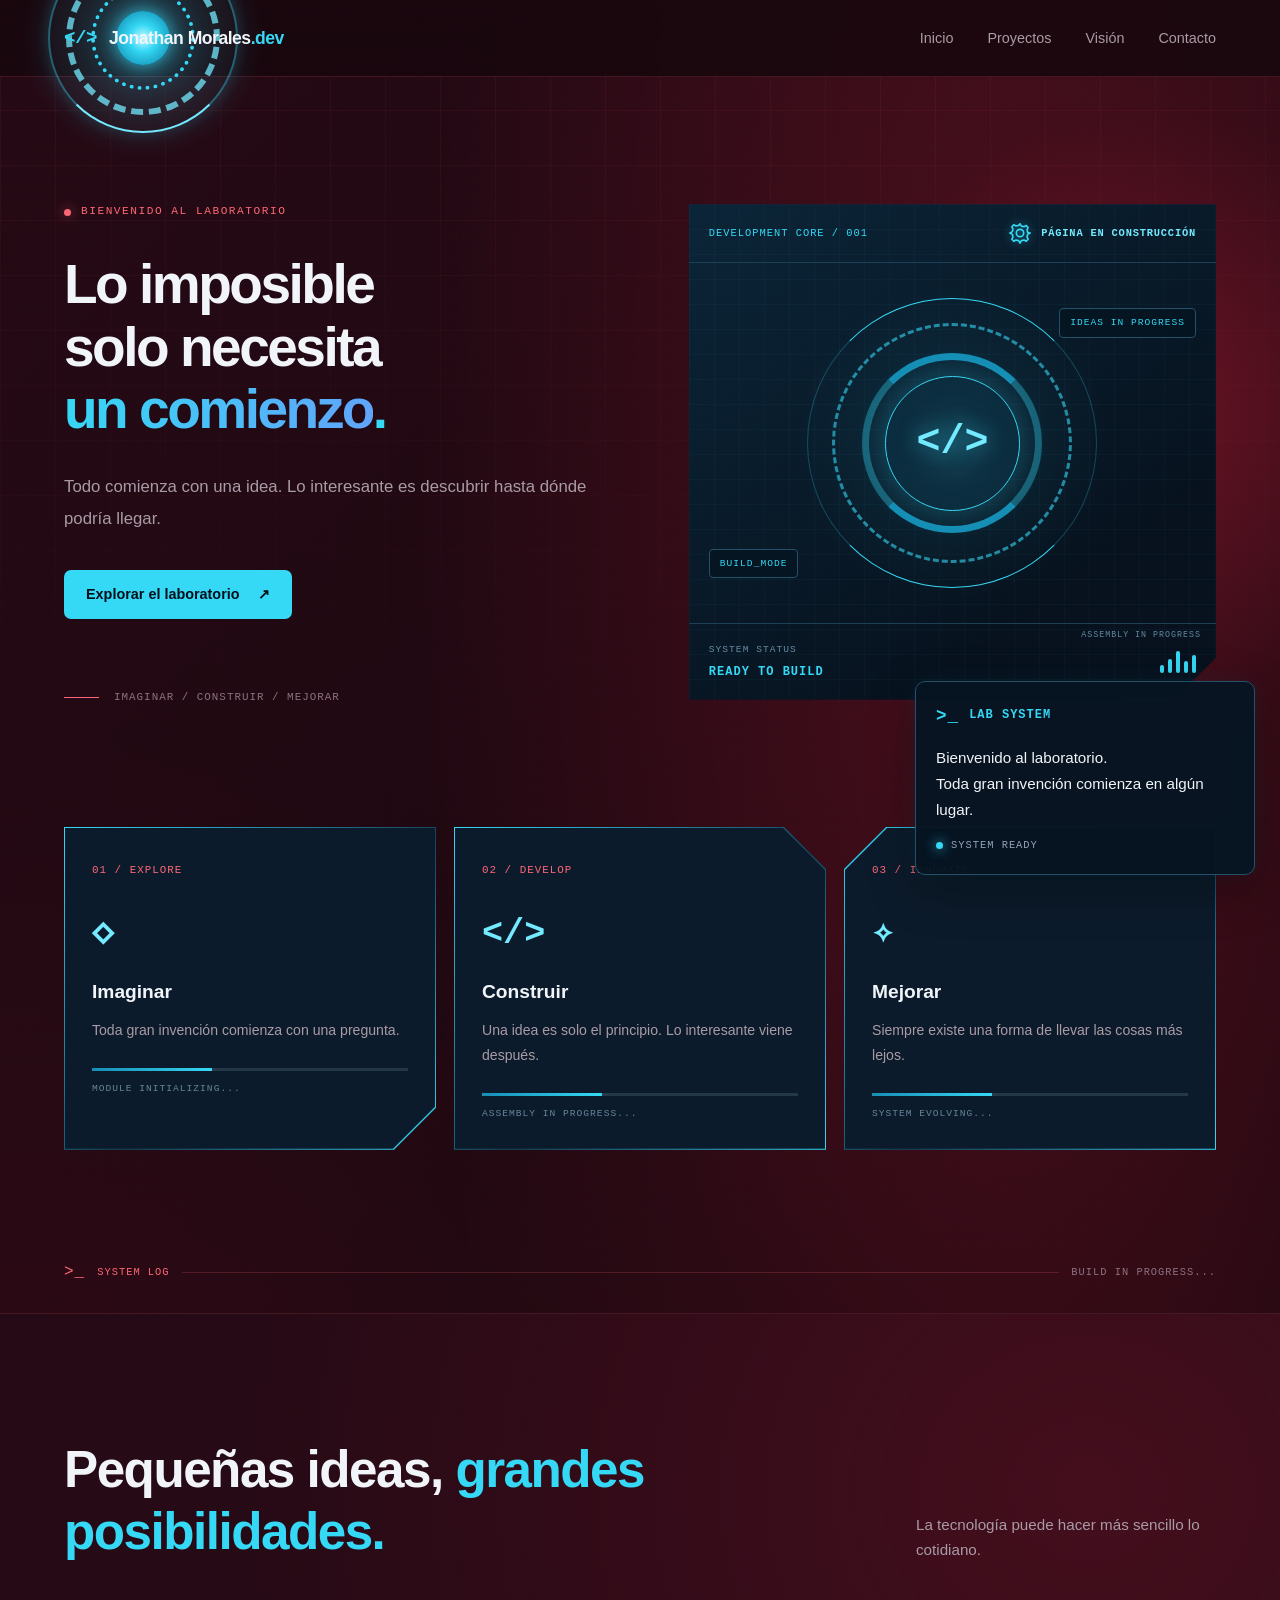
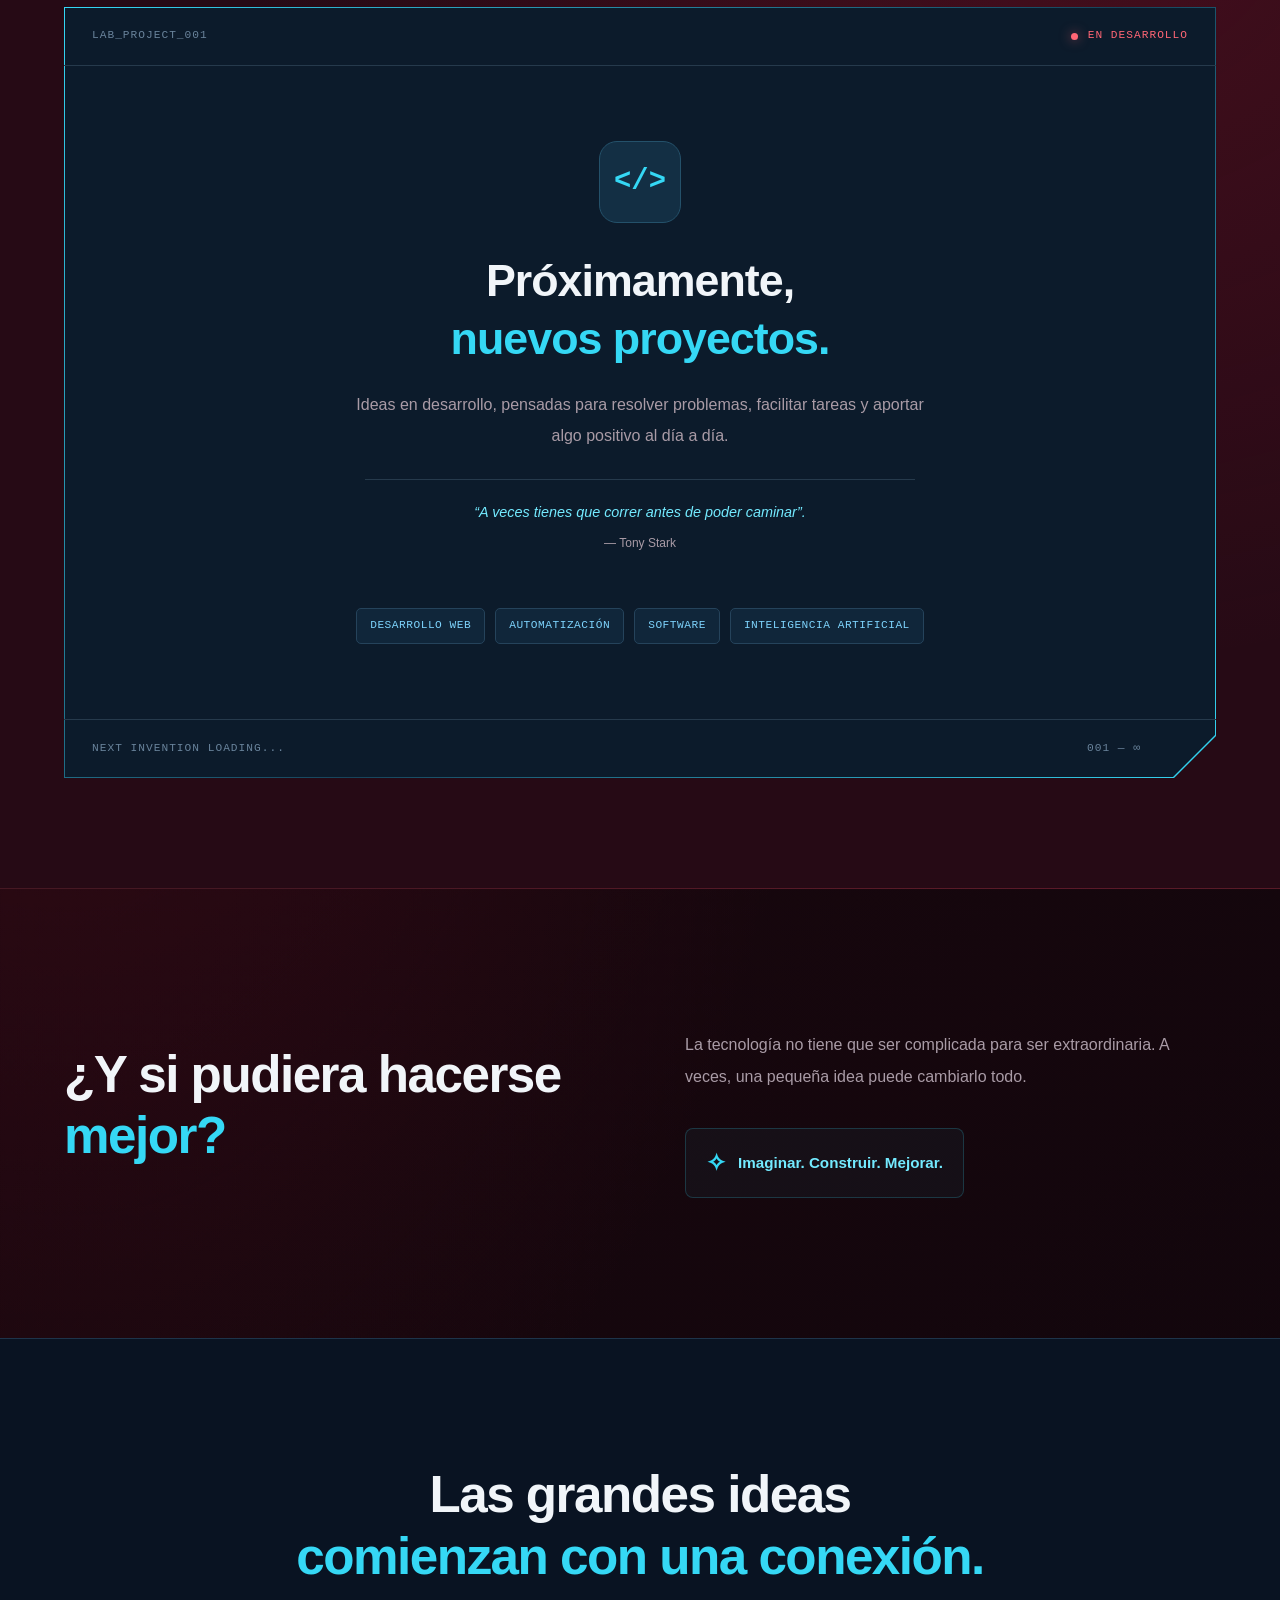
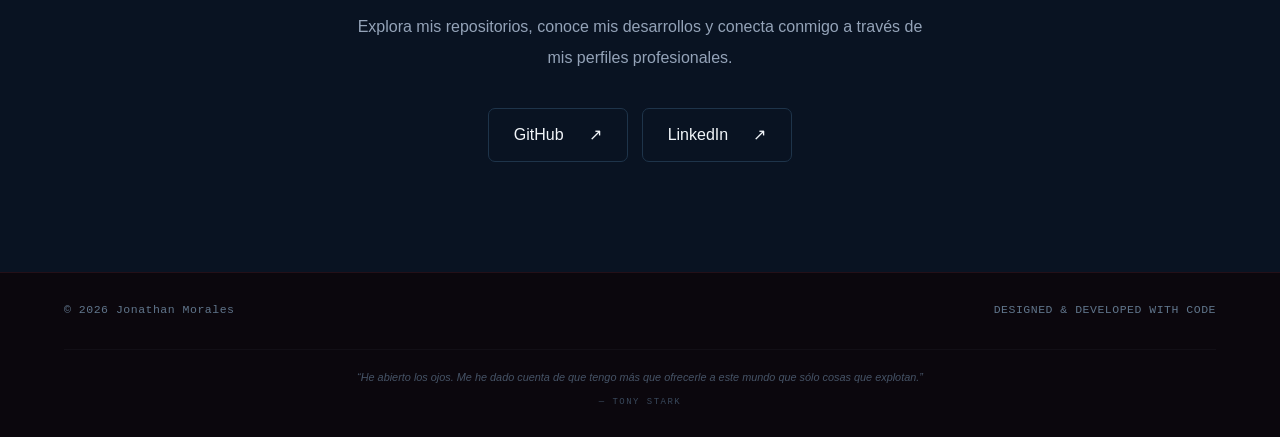
<file: index.html>
<!DOCTYPE html>
<html lang="es">
<head>
  <meta charset="UTF-8">
  <meta name="viewport" content="width=device-width, initial-scale=1.0">
  <meta name="theme-color" content="#19070e">

  <meta
    name="description"
    content="Jonathan Morales | Laboratorio de desarrollo. Ideas y soluciones tecnológicas pensadas para facilitar tareas y mejorar la vida cotidiana."
  >

  <title>Jonathan Morales | Engineering Lab</title>

  <link rel="stylesheet" href="styles.css">
  <script src="script.js" defer></script>
</head>

<body>

  <!-- MENSAJE DE BIENVENIDA -->
  <div class="lab-welcome" id="lab-welcome" role="status">
    <div class="welcome-heading">
      <span class="welcome-symbol" aria-hidden="true">&gt;_</span>
      <span>LAB SYSTEM</span>
    </div>

    <p>
      Bienvenido al laboratorio.<br>
      Toda gran invención comienza en algún lugar.
    </p>

    <div class="welcome-status">
      <span class="status-dot"></span>
      SYSTEM READY
    </div>
  </div>

  <!-- FONDO TECNOLÓGICO -->
  <div class="background-grid" aria-hidden="true"></div>
  <div class="background-glow" aria-hidden="true"></div>

  <!-- HEADER -->
  <header class="header" id="header">
    <nav class="navbar container" aria-label="Navegación principal">

      <!-- LOGO CON REACTOR ARC -->
      <a href="#inicio" class="logo arc-logo">

        <span class="arc-reactor" aria-hidden="true">
          <span class="arc-reactor-glow"></span>
          <span class="arc-reactor-ring arc-ring-outer"></span>
          <span class="arc-reactor-ring arc-ring-middle"></span>
          <span class="arc-reactor-ring arc-ring-inner"></span>
          <span class="arc-reactor-core"></span>
        </span>

        <span class="logo-foreground">
          <span class="logo-icon">&lt;/&gt;</span>
          <span>
            Jonathan Morales<span class="logo-accent">.dev</span>
          </span>
        </span>

      </a>

      <div class="system-status">
        <span class="status-dot"></span>
        LAB ONLINE
      </div>

      <button
        class="menu-toggle"
        type="button"
        aria-label="Abrir menú"
        aria-expanded="false"
        aria-controls="nav-links"
      >
        <span></span>
        <span></span>
        <span></span>
      </button>

      <ul class="nav-links" id="nav-links">
        <li><a href="#inicio" class="nav-link active">Inicio</a></li>
        <li><a href="#proyectos" class="nav-link">Proyectos</a></li>
        <li><a href="#vision" class="nav-link">Visión</a></li>
        <li><a href="#contacto" class="nav-link">Contacto</a></li>
      </ul>

    </nav>
  </header>

  <main>

    <!-- INICIO -->
    <section class="hero container" id="inicio">

      <div class="hero-content">

        <div class="hero-label">
          <span class="status-dot"></span>
          BIENVENIDO AL LABORATORIO
        </div>

        <h1>
          Lo imposible<br>
          solo necesita<br>
          <span class="gradient-text">un comienzo</span><span class="highlight-dot">.</span>
        </h1>

        <p class="hero-description">
          Todo comienza con una idea.
          Lo interesante es descubrir
          hasta dónde podría llegar.
        </p>

        <div class="hero-actions">
          <a href="#proyectos" class="btn btn-primary">
            Explorar el laboratorio
            <span aria-hidden="true">↗</span>
          </a>
        </div>

        <div class="hero-bottom">
          <span class="hero-line"></span>
          <span>IMAGINAR / CONSTRUIR / MEJORAR</span>
        </div>

      </div>

      <!-- PANEL HOLOGRÁFICO EN CONSTRUCCIÓN -->
      <div
        class="lab-interface assembly-panel"
        role="img"
        aria-label="Panel holográfico animado con núcleo tecnológico e indicador de página en construcción"
      >

        <div class="lab-header">
          <span>DEVELOPMENT CORE / 001</span>

          <div class="construction-indicator">
            <svg
              class="construction-gear"
              viewBox="0 0 24 24"
              width="22"
              height="22"
              fill="none"
              stroke="currentColor"
              stroke-width="1.8"
              stroke-linecap="round"
              stroke-linejoin="round"
              aria-hidden="true"
            >
              <path
                d="M12 2l1.5 2.5 2.9.6 2.4-1.2 2.1 2.1-1.2 2.4.6 2.9L23 12l-2.7 1.5-.6 2.9 1.2 2.4-2.1 2.1-2.4-1.2-2.9.6L12 23l-1.5-2.7-2.9-.6-2.4 1.2-2.1-2.1 1.2-2.4-.6-2.9L1 12l2.7-1.5.6-2.9-1.2-2.4 2.1-2.1 2.4 1.2 2.9-.6L12 2Z"
              />
              <circle cx="12" cy="12" r="4"/>
            </svg>

            <span>PÁGINA EN CONSTRUCCIÓN</span>
          </div>
        </div>

        <div class="core-stage" aria-hidden="true">
          <div class="core-halo"></div>
          <div class="core-ring ring-outer"></div>
          <div class="core-ring ring-middle"></div>
          <div class="core-ring ring-inner"></div>

          <div class="core-center">
            <span>&lt;/&gt;</span>
          </div>

          <div class="core-data data-top">IDEAS IN PROGRESS</div>
          <div class="core-data data-bottom">BUILD_MODE</div>
        </div>

        <div class="lab-footer">
          <div>
            <small>SYSTEM STATUS</small>
            <strong>READY TO BUILD</strong>
          </div>

          <div class="signal-bars" aria-hidden="true">
            <span></span>
            <span></span>
            <span></span>
            <span></span>
            <span></span>
          </div>
        </div>

        <span class="assembly-label" aria-hidden="true">
          ASSEMBLY IN PROGRESS
        </span>

      </div>

    </section>

    <!-- CAPACIDADES -->
    <section class="capabilities-section">
      <div class="container capabilities-grid">

        <article class="capability assembly-card reveal">
          <span class="capability-number">01 / EXPLORE</span>
          <div class="capability-symbol" aria-hidden="true">◇</div>

          <h3>Imaginar</h3>

          <p>
            Toda gran invención comienza
            con una pregunta.
          </p>

          <div class="module-progress" aria-hidden="true">
            <div class="module-progress-track">
              <span></span>
            </div>
            <small>MODULE INITIALIZING...</small>
          </div>
        </article>

        <article class="capability assembly-card reveal">
          <span class="capability-number">02 / DEVELOP</span>
          <div class="capability-symbol" aria-hidden="true">&lt;/&gt;</div>

          <h3>Construir</h3>

          <p>
            Una idea es solo el principio.
            Lo interesante viene después.
          </p>

          <div class="module-progress" aria-hidden="true">
            <div class="module-progress-track">
              <span></span>
            </div>
            <small>ASSEMBLY IN PROGRESS...</small>
          </div>
        </article>

        <article class="capability assembly-card reveal">
          <span class="capability-number">03 / INNOVATE</span>
          <div class="capability-symbol" aria-hidden="true">✧</div>

          <h3>Mejorar</h3>

          <p>
            Siempre existe una forma
            de llevar las cosas más lejos.
          </p>

          <div class="module-progress" aria-hidden="true">
            <div class="module-progress-track">
              <span></span>
            </div>
            <small>SYSTEM EVOLVING...</small>
          </div>
        </article>

      </div>
    </section>

    <!-- LÍNEA DE ESTADO -->
    <div class="system-log container" aria-hidden="true">
      <span class="system-log-icon">&gt;_</span>
      <span>SYSTEM LOG</span>
      <span class="system-log-line"></span>
      <span>BUILD IN PROGRESS...</span>
    </div>

    <!-- PROYECTOS -->
    <section class="projects-section" id="proyectos">
      <div class="container">

        <div class="section-top reveal">
          <div>
            <h2>
              Pequeñas ideas,
              <span>grandes posibilidades.</span>
            </h2>
          </div>

          <p>
            La tecnología puede hacer más sencillo
            lo cotidiano.
          </p>
        </div>

        <div class="coming-card assembly-card reveal">

          <div class="card-top">
            <span class="card-code">LAB_PROJECT_001</span>

            <span class="construction-status">
              <span class="status-dot"></span>
              EN DESARROLLO
            </span>
          </div>

          <div class="coming-content">

            <div class="project-icon" aria-hidden="true">&lt;/&gt;</div>

            <h3>
              Próximamente,<br>
              <span>nuevos proyectos.</span>
            </h3>

            <p>
              Ideas en desarrollo, pensadas para resolver
              problemas, facilitar tareas y aportar
              algo positivo al día a día.
            </p>

            <blockquote class="stark-quote">
              “A veces tienes que correr antes de poder caminar”.
              <span>— Tony Stark</span>
            </blockquote>

            <div class="tech-tags">
              <span>DESARROLLO WEB</span>
              <span>AUTOMATIZACIÓN</span>
              <span>SOFTWARE</span>
              <span>INTELIGENCIA ARTIFICIAL</span>
            </div>

          </div>

          <div class="card-bottom">
            <span>NEXT INVENTION LOADING...</span>
            <span>001 — ∞</span>
          </div>

        </div>

      </div>
    </section>

    <!-- VISIÓN -->
    <section class="vision-section container reveal" id="vision">

      <div class="vision-heading">
        <h2>
          ¿Y si pudiera hacerse
          <span>mejor?</span>
        </h2>
      </div>

      <div class="vision-content">

        <p>
          La tecnología no tiene que ser complicada
          para ser extraordinaria.
          A veces, una pequeña idea
          puede cambiarlo todo.
        </p>

        <div class="vision-motto">
          <span class="motto-icon" aria-hidden="true">✧</span>
          Imaginar. Construir. Mejorar.
        </div>

      </div>

    </section>

    <!-- CONTACTO — CONSERVADO -->
    <section class="contact-section" id="contacto">

      <div class="container contact-content reveal">

        

        <h2>
          Las grandes ideas<br>
          <span>comienzan con una conexión.</span>
        </h2>

        <p>
          Explora mis repositorios, conoce mis desarrollos
          y conecta conmigo a través de mis perfiles profesionales.
        </p>

        <div class="social-links">

          <a
            href="https://github.com/JonaGoat"
            target="_blank"
            rel="noopener noreferrer"
            class="social-btn"
          >
            GitHub <span aria-hidden="true">↗</span>
          </a>

          <a
            href="https://www.linkedin.com/in/jonathan-morales-7a6282350"
            target="_blank"
            rel="noopener noreferrer"
            class="social-btn"
          >
            LinkedIn <span aria-hidden="true">↗</span>
          </a>

        </div>

      </div>

    </section>

  </main>

  <!-- FOOTER -->
  <footer class="footer">

    <div class="container footer-content">
      <span>© <span id="year"></span> Jonathan Morales</span>
      <span>DESIGNED & DEVELOPED WITH CODE</span>
    </div>

    <div class="container footer-quote">
      <p>
        “He abierto los ojos. Me he dado cuenta de que tengo más
        que ofrecerle a este mundo que sólo cosas que explotan.”
      </p>
      <span>— TONY STARK</span>
    </div>

  </footer>

</body>
</html>
</file>
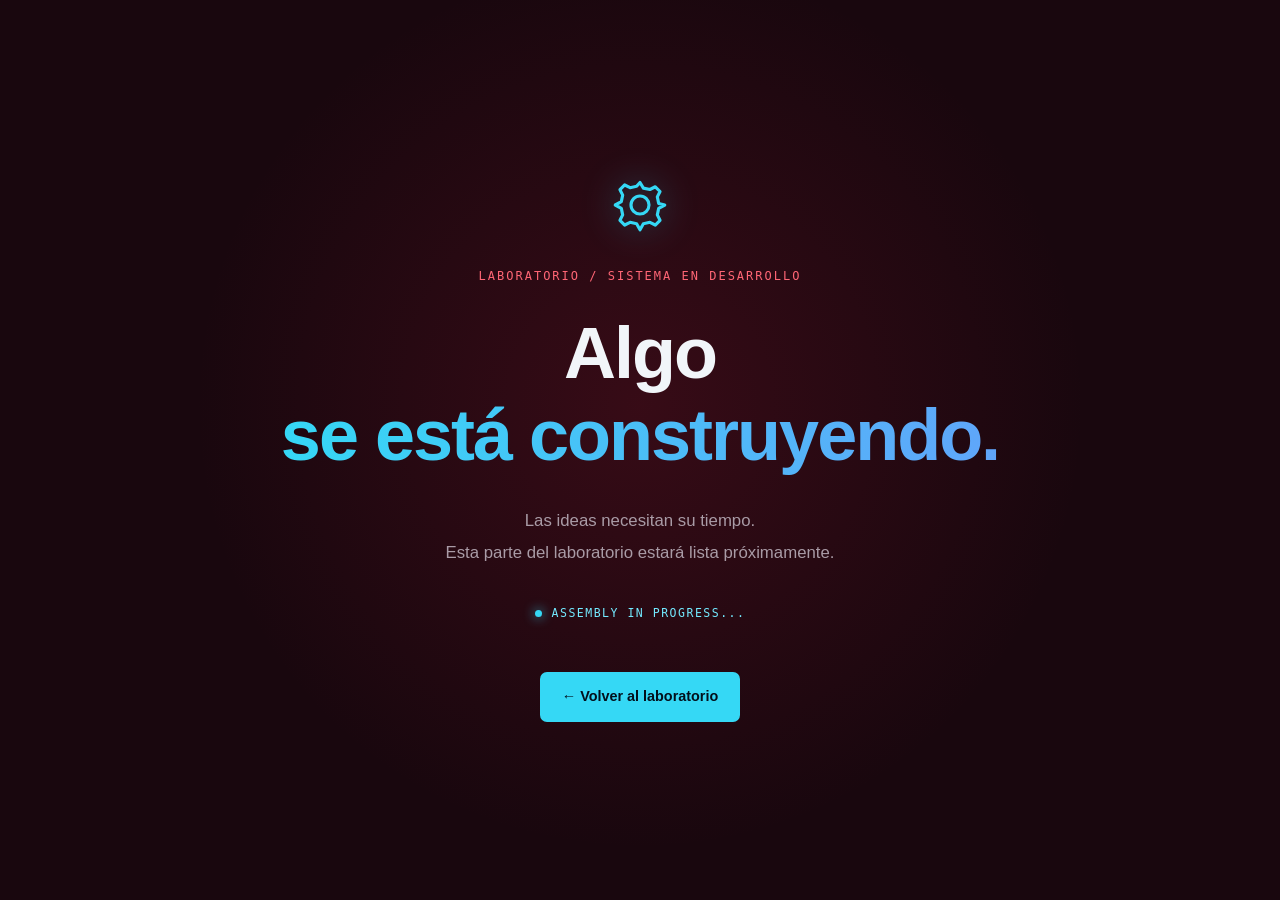
<file: construccion.html>
<!DOCTYPE html>
<html lang="es">
<head>
  <meta charset="UTF-8">
  <meta name="viewport" content="width=device-width, initial-scale=1.0">
  <meta name="theme-color" content="#19070e">
  <title>En construcción | Jonathan Morales</title>
  <link rel="stylesheet" href="styles.css">
</head>

<body class="construction-page">

  <main class="construction-screen">

    <div class="construction-screen-content">

      <div class="construction-screen-icon" aria-hidden="true">
        <svg viewBox="0 0 24 24" width="54" height="54"
             fill="none" stroke="currentColor"
             stroke-width="1.4" stroke-linecap="round"
             stroke-linejoin="round">
          <path d="M12 2l1.5 2.5 2.9.6 2.4-1.2 2.1 2.1-1.2 2.4.6 2.9L23 12l-2.7 1.5-.6 2.9 1.2 2.4-2.1 2.1-2.4-1.2-2.9.6L12 23l-1.5-2.7-2.9-.6-2.4 1.2-2.1-2.1 1.2-2.4-.6-2.9L1 12l2.7-1.5.6-2.9-1.2-2.4 2.1-2.1 2.4 1.2 2.9-.6L12 2Z"/>
          <circle cx="12" cy="12" r="4"/>
        </svg>
      </div>

      <span class="construction-screen-label">
        LABORATORIO / SISTEMA EN DESARROLLO
      </span>

      <h1>
        Algo <br>
        <span>se está construyendo.</span>
      </h1>

      <p>
        Las ideas necesitan su tiempo.<br>
        Esta parte del laboratorio estará lista próximamente.
      </p>

      <div class="construction-screen-status">
        <span class="status-dot"></span>
        ASSEMBLY IN PROGRESS...
      </div>

      <a href="index.html" class="btn btn-primary">
        ← Volver al laboratorio
      </a>

    </div>

  </main>

</body>
</html>
</file>
<file: styles.css>
/* ==========================================

   JONATHAN MORALES — ENGINEERING LAB

   IRON RED / J.A.R.V.I.S. BLUE

========================================== */

/* VARIABLES */

:root {

  --bg: #19070e;

  --bg-alt: #260a15;

  --card: #0c1b2b;

  --cyan: #35d8f5;

  --cyan-light: #73eaff;

  --blue: #168eb5;

  --iron-red: #b52c43;

  --iron-red-light: #ff6675;

  --text: #f1f5f9;

  --muted: #a99ba6;

  --border: #263a4c;

  --header-height: 76px;

}

/* RESET */

* {

  margin: 0;

  padding: 0;

  box-sizing: border-box;

}

html {

  scroll-behavior: smooth;

  scroll-padding-top: 90px;

}

body {

  min-height: 100vh;

  font-family: "Segoe UI", Arial, sans-serif;

  color: var(--text);

  line-height: 1.6;

  overflow-x: hidden;

  background:

    radial-gradient(

      ellipse at 80% 15%,

      rgba(210, 35, 65, 0.25),

      transparent 42%

    ),

    radial-gradient(

      ellipse at 5% 55%,

      rgba(170, 25, 55, 0.18),

      transparent 45%

    ),

    linear-gradient(

      135deg,

      #260a15 0%,

      #19070e 50%,

      #10060c 100%

    );

}

a {

  color: inherit;

  text-decoration: none;

}

button {

  font: inherit;

}

.container {

  width: min(1160px, 90%);

  margin-inline: auto;

}

section {

  position: relative;

}

::selection {

  background: var(--cyan);

  color: #03101c;

}

/* ==========================================

   FONDO TECNOLÓGICO

========================================== */

.background-grid {

  position: absolute;

  top: 0;

  left: 0;

  width: 100%;

  height: 850px;

  z-index: 0;

  pointer-events: none;

  background-image:

    linear-gradient(

      rgba(255, 85, 105, 0.065) 1px,

      transparent 1px

    ),

    linear-gradient(

      90deg,

      rgba(255, 85, 105, 0.065) 1px,

      transparent 1px

    );

  background-size: 55px 55px;

  mask-image: linear-gradient(

    to bottom,

    black,

    transparent

  );

}

.background-glow {

  position: absolute;

  top: 80px;

  right: -200px;

  width: 650px;

  height: 650px;

  z-index: 0;

  pointer-events: none;

  background: radial-gradient(

    circle,

    rgba(220, 35, 65, 0.25),

    transparent 65%

  );

}

.header,

main,

.footer {

  position: relative;

}

.header {

  z-index: 1000;

}

main,

.footer {

  z-index: 1;

}

/* ==========================================

   HEADER

========================================== */

.header {

  position: sticky;

  top: 0;

  overflow: visible;

  background: rgba(25, 7, 14, 0.90);

  backdrop-filter: blur(16px);

  border-bottom: 1px solid rgba(255, 102, 117, 0.18);

  transition:

    background 0.3s ease,

    box-shadow 0.3s ease;

}

.header.scrolled {

  background: rgba(25, 7, 14, 0.97);

  box-shadow: 0 5px 30px rgba(0, 0, 0, 0.2);

}

.navbar {

  position: relative;

  min-height: var(--header-height);

  display: flex;

  align-items: center;

  justify-content: space-between;

  gap: 20px;

}

.logo {

  display: inline-flex;

  align-items: center;

  gap: 12px;

  font-size: 1.1rem;

  font-weight: 700;

  letter-spacing: -0.5px;

  white-space: nowrap;

}

.logo-icon {

  color: var(--cyan);

  font-family: monospace;

  font-size: 1.2rem;

  font-weight: 800;

}

.logo-accent {

  color: var(--cyan);

}

.system-status {

  display: none;

  align-items: center;

  gap: 9px;

  color: var(--cyan);

  font-family: monospace;

  font-size: 0.67rem;

  letter-spacing: 1.3px;

}

.nav-links {

  display: flex;

  align-items: center;

  gap: 34px;

  list-style: none;

}

.nav-link {

  color: var(--muted);

  font-size: 0.9rem;

  transition: color 0.25s ease;

}

.nav-link:hover,

.nav-link.active {

  color: var(--cyan);

}

.menu-toggle {

  display: none;

}

/* ==========================================

   REACTOR ARC DETRÁS DEL LOGO

========================================== */

.arc-logo {

  position: relative;

  isolation: isolate;

  min-height: var(--header-height);

  overflow: visible;

}

.logo-foreground {

  position: relative;

  z-index: 2;

  display: inline-flex;

  align-items: center;

  gap: 12px;

  white-space: nowrap;

}

.arc-reactor {

  position: absolute;

  z-index: 0;

  width: 190px;

  height: 190px;

  left: 36%;

  top: 50%;

  transform: translate(-50%, -50%);

  pointer-events: none;

}

.arc-reactor-glow {

  position: absolute;

  inset: -25px;

  border-radius: 50%;

  background: radial-gradient(

    circle,

    rgba(53, 216, 245, 0.30) 0%,

    rgba(53, 216, 245, 0.12) 40%,

    transparent 72%

  );

  animation: arcGlow 4s ease-in-out infinite;

}

.arc-reactor-ring {

  position: absolute;

  border-radius: 50%;

}

.arc-ring-outer {

  inset: 0;

  border: 2px solid rgba(53, 216, 245, 0.40);

  border-top-color: #73eaff;

  border-bottom-color: #73eaff;

  box-shadow: 0 0 15px rgba(53, 216, 245, 0.2);

  animation: arcSpin 22s linear infinite;

}

.arc-ring-middle {

  inset: 18px;

  border: 6px dashed rgba(115, 234, 255, 0.75);

  animation: arcSpin 16s linear infinite reverse;

}

.arc-ring-inner {

  inset: 43px;

  border: 4px dotted #35d8f5;

  animation: arcSpin 10s linear infinite;

}

.arc-reactor-core {

  position: absolute;

  inset: 68px;

  border-radius: 50%;

  background: radial-gradient(

    circle,

    #c5faff 0%,

    #35d8f5 35%,

    #087da4 100%

  );

  box-shadow:

    0 0 18px rgba(53, 216, 245, 0.75),

    0 0 45px rgba(53, 216, 245, 0.25);

  animation: arcCorePulse 3s ease-in-out infinite;

}

/* ==========================================

   HERO

========================================== */

.hero {

  min-height: 750px;

  display: grid;

  grid-template-columns:

    minmax(0, 1.1fr)

    minmax(0, 1fr);

  align-items: center;

  gap: 45px;

  padding-block: 110px;

}

.hero-content {

  min-width: 0;

  animation: fadeUp 0.9s ease both;

}

.hero-label {

  display: inline-flex;

  align-items: center;

  gap: 10px;

  margin-bottom: 32px;

  color: var(--iron-red-light);

  font-family: monospace;

  font-size: 0.7rem;

  letter-spacing: 1.5px;

}

.status-dot {

  display: inline-block;

  flex-shrink: 0;

  width: 7px;

  height: 7px;

  background: var(--cyan);

  border-radius: 50%;

  box-shadow: 0 0 12px var(--cyan);

  animation: pulse 2.5s infinite;

}

.hero-label .status-dot,

.construction-status .status-dot {

  background: var(--iron-red-light);

  box-shadow: 0 0 12px rgba(240, 100, 112, 0.65);

}

/* TÍTULO MÁS PEQUEÑO */

.hero h1 {

  font-size: clamp(2.7rem, 4.3vw, 4.4rem);

  line-height: 1.14;

  letter-spacing: -2.5px;

  font-weight: 800;

}

.gradient-text {

  display: inline-block;

  background: linear-gradient(

    100deg,

    #35d8f5,

    #60a5fa,

    #73eaff

  );

  background-size: 200% auto;

  background-clip: text;

  -webkit-background-clip: text;

  color: transparent;

  animation: gradientMove 6s linear infinite;

}

.highlight-dot {

  color: var(--cyan);

}

.hero-description {

  max-width: 570px;

  margin-top: 30px;

  color: var(--muted);

  font-size: 1.05rem;

  line-height: 1.9;

}

.hero-actions {

  display: flex;

  flex-wrap: wrap;

  gap: 14px;

  margin-top: 35px;

}

.btn {

  display: inline-flex;

  align-items: center;

  justify-content: center;

  gap: 18px;

  padding: 13px 22px;

  border-radius: 7px;

  font-size: 0.9rem;

  font-weight: 600;

  transition:

    transform 0.3s ease,

    background 0.3s ease,

    box-shadow 0.3s ease;

}

.btn-primary {

  background: var(--cyan);

  color: #03101c;

}

.btn-primary:hover {

  background: var(--cyan-light);

  transform: translateY(-3px);

  box-shadow: 0 8px 25px rgba(53, 216, 245, 0.2);

}

.hero-bottom {

  display: flex;

  align-items: center;

  gap: 15px;

  margin-top: 70px;

  color: #8d7180;

  font-family: monospace;

  font-size: 0.68rem;

  letter-spacing: 1px;

}

.hero-line {

  flex-shrink: 0;

  width: 35px;

  height: 1px;

  background: var(--iron-red-light);

}

/* ==========================================

   PANEL HOLOGRÁFICO

========================================== */

.lab-interface {

  position: relative;

  width: 100%;

  min-width: 0;

  overflow: hidden;

  background: linear-gradient(

    145deg,

    #0b2538,

    #07121e 75%

  );

  border: 1px solid #23516a;

  border-radius: 13px;

  box-shadow:

    0 0 50px rgba(53, 216, 245, 0.06),

    inset 0 0 40px rgba(53, 216, 245, 0.025);

  animation: labAppear 1.2s ease both;

  transition: transform 0.25s ease-out;

}

.lab-interface::before {

  content: "";

  position: absolute;

  inset: 0;

  pointer-events: none;

  background:

    linear-gradient(

      rgba(53, 216, 245, 0.035) 1px,

      transparent 1px

    ),

    linear-gradient(

      90deg,

      rgba(53, 216, 245, 0.035) 1px,

      transparent 1px

    );

  background-size: 25px 25px;

}

.lab-header,

.lab-footer {

  position: relative;

  z-index: 2;

  display: flex;

  align-items: center;

  justify-content: space-between;

  gap: 12px;

  padding: 18px 20px;

  font-family: monospace;

}

.lab-header {

  border-bottom: 1px solid #1e4054;

  color: var(--cyan);

  font-size: 0.65rem;

  letter-spacing: 1px;

}

.lab-footer {

  border-top: 1px solid #1e4054;

}

.lab-footer > div:first-child {

  display: flex;

  flex-direction: column;

  gap: 5px;

}

.lab-footer small {

  color: #668ca2;

  font-size: 0.6rem;

  letter-spacing: 1px;

}

.lab-footer strong {

  color: var(--cyan);

  font-size: 0.75rem;

  letter-spacing: 1px;

}

/* ==========================================

   ENGRANAJE Y PÁGINA EN CONSTRUCCIÓN

========================================== */

.construction-indicator {

  display: inline-flex;

  align-items: center;

  justify-content: flex-end;

  gap: 10px;

  color: #73eaff;

  font-family: monospace;

  font-size: 0.65rem;

  font-weight: 600;

  letter-spacing: 0.8px;

  white-space: nowrap;

}

.construction-gear {

  flex-shrink: 0;

  color: #35d8f5;

  filter: drop-shadow(

    0 0 5px rgba(53, 216, 245, 0.45)

  );

  animation: gearRotation 9s linear infinite;

}

@keyframes gearRotation {

  to {

    transform: rotate(360deg);

  }

}

/* ==========================================

   NÚCLEO CENTRAL

========================================== */

.core-stage {

  position: relative;

  height: 360px;

  display: flex;

  align-items: center;

  justify-content: center;

  isolation: isolate;

}

.core-halo {

  position: absolute;

  width: 310px;

  height: 310px;

  border-radius: 50%;

  background: radial-gradient(

    circle,

    rgba(53, 216, 245, 0.18),

    rgba(53, 216, 245, 0.045) 45%,

    transparent 72%

  );

  animation: haloPulse 5s ease-in-out infinite;

}

.core-ring {

  position: absolute;

  border-radius: 50%;

  pointer-events: none;

}

.ring-outer {

  width: 290px;

  height: 290px;

  border: 1px solid rgba(53, 216, 245, 0.25);

  border-top-color: var(--cyan);

  border-bottom-color: var(--cyan);

  animation: coreRotate 25s linear infinite;

}

.ring-middle {

  width: 240px;

  height: 240px;

  border: 3px dashed rgba(53, 216, 245, 0.6);

  animation: coreRotate 35s linear infinite reverse;

}

.ring-inner {

  width: 180px;

  height: 180px;

  border: 7px solid transparent;

  border-top-color: #168eb5;

  border-bottom-color: #168eb5;

  border-left-color: rgba(53, 216, 245, 0.35);

  border-right-color: rgba(53, 216, 245, 0.35);

  animation: coreRotate 14s linear infinite;

}

.core-center {

  position: relative;

  z-index: 2;

  width: 135px;

  height: 135px;

  display: grid;

  place-items: center;

  border-radius: 50%;

  border: 1px solid var(--cyan);

  background: radial-gradient(

    circle,

    #16475a,

    #0a2536 65%,

    #061522

  );

  box-shadow:

    0 0 30px rgba(53, 216, 245, 0.22),

    inset 0 0 35px rgba(53, 216, 245, 0.12);

}

.core-center span {

  color: var(--cyan-light);

  font-family: monospace;

  font-size: 2.5rem;

  font-weight: 800;

  text-shadow: 0 0 20px rgba(53, 216, 245, 0.5);

}

.core-data {

  position: absolute;

  z-index: 3;

  padding: 6px 10px;

  background: rgba(5, 20, 33, 0.85);

  border: 1px solid #24516a;

  border-radius: 4px;

  color: var(--cyan);

  font-family: monospace;

  font-size: 0.6rem;

  letter-spacing: 1px;

}

.data-top {

  top: 45px;

  right: 20px;

}

.data-bottom {

  bottom: 45px;

  left: 20px;

}

.signal-bars {

  display: flex;

  align-items: end;

  gap: 4px;

  height: 22px;

}

.signal-bars span {

  width: 4px;

  background: var(--cyan);

  border-radius: 2px;

  animation: signalWave 1.6s ease-in-out infinite;

}

.signal-bars span:nth-child(1) {

  height: 35%;

}

.signal-bars span:nth-child(2) {

  height: 65%;

  animation-delay: 0.2s;

}

.signal-bars span:nth-child(3) {

  height: 100%;

  animation-delay: 0.4s;

}

.signal-bars span:nth-child(4) {

  height: 55%;

  animation-delay: 0.6s;

}

.signal-bars span:nth-child(5) {

  height: 80%;

  animation-delay: 0.8s;

}

/* ==========================================

   CONTENEDORES EN ENSAMBLAJE

========================================== */

.assembly-card,

.assembly-panel {

  --cut: 42px;

  --assembly-shape: polygon(

    0 0,

    100% 0,

    100% calc(100% - var(--cut)),

    calc(100% - var(--cut)) 100%,

    0 100%

  );

  position: relative;

  isolation: isolate;

  border: none;

  border-radius: 0;

  clip-path: var(--assembly-shape);

}

/* BORDES DE LA ESTRUCTURA */

.assembly-card::before {

  content: "";

  position: absolute;

  inset: 0;

  z-index: -2;

  background: linear-gradient(

    135deg,

    #35d8f5,

    #17435a 55%,

    #35d8f5

  );

  pointer-events: none;

}

/* CAPA INTERIOR */

.assembly-card::after {

  content: "";

  position: absolute;

  inset: 1px;

  z-index: -1;

  background: #0c1b2b;

  clip-path: var(--assembly-shape);

  pointer-events: none;

}

/* ESQUINAS DIFERENTES */

.capability:nth-child(2) {

  --assembly-shape: polygon(

    0 0,

    calc(100% - var(--cut)) 0,

    100% var(--cut),

    100% 100%,

    0 100%

  );

}

.capability:nth-child(3) {

  --assembly-shape: polygon(

    var(--cut) 0,

    100% 0,

    100% 100%,

    0 100%,

    0 var(--cut)

  );

}

/* PANEL PRINCIPAL */

.assembly-panel {

  background: linear-gradient(

    145deg,

    #0b2538,

    #07121e 75%

  );

  box-shadow: none;

}

.assembly-panel::after {

  content: "";

  position: absolute;

  z-index: 0;

  inset: auto 0 0 auto;

  width: 95px;

  height: 1px;

  background: var(--cyan);

  opacity: 0.5;

}

/* ETIQUETA DE ENSAMBLAJE */

.assembly-label {

  position: absolute;

  z-index: 4;

  bottom: 58px;

  right: 15px;

  color: #628aa0;

  font-family: monospace;

  font-size: 0.52rem;

  letter-spacing: 1px;

  pointer-events: none;

}

/* ==========================================

   CAPACIDADES

========================================== */

.capabilities-section {

  padding: 0 0 110px;

}

.capabilities-grid {

  display: grid;

  grid-template-columns: repeat(3, minmax(0, 1fr));

  gap: 18px;

}

.capability {

  padding: 28px;

  background: #0c1b2b;

  transition:

    transform 0.3s ease,

    filter 0.3s ease;

}

.capability:hover {

  transform: translateY(-4px);

  filter: brightness(1.12);

}

.capability-number {

  color: var(--iron-red-light);

  font-family: monospace;

  font-size: 0.68rem;

  letter-spacing: 1px;

}

.capability-symbol {

  margin: 25px 0 15px;

  color: var(--cyan-light);

  font-family: monospace;

  font-size: 2.2rem;

  font-weight: 700;

}

.capability h3 {

  font-size: 1.2rem;

  margin-bottom: 10px;

}

.capability p {

  color: var(--muted);

  font-size: 0.88rem;

  line-height: 1.8;

}

/* INDICADORES DECORATIVOS */

.module-progress {

  margin-top: 25px;

}

.module-progress-track {

  height: 3px;

  width: 100%;

  background: #243748;

  overflow: hidden;

}

.module-progress-track span {

  display: block;

  width: 38%;

  height: 100%;

  background: linear-gradient(

    90deg,

    #168eb5,

    #35d8f5

  );

  box-shadow: 0 0 12px rgba(53, 216, 245, 0.4);

  animation: moduleScan 3s ease-in-out infinite alternate;

}

.module-progress small {

  display: block;

  margin-top: 10px;

  color: #65869a;

  font-family: monospace;

  font-size: 0.6rem;

  letter-spacing: 1px;

}

/* ==========================================

   SYSTEM LOG

========================================== */

.system-log {

  display: flex;

  align-items: center;

  gap: 12px;

  padding-bottom: 28px;

  color: var(--iron-red-light);

  font-family: monospace;

  font-size: 0.65rem;

  letter-spacing: 1px;

}

.system-log-icon {

  font-size: 1rem;

}

.system-log-line {

  flex: 1;

  height: 1px;

  background: rgba(255, 102, 117, 0.2);

}

.system-log > span:last-child {

  color: #8d7180;

}

/* ==========================================

   PROYECTOS

========================================== */

.projects-section {

  padding-block: 110px;

  background:

    radial-gradient(

      ellipse at 85% 15%,

      rgba(190, 30, 60, 0.20),

      transparent 55%

    ),

    #260a15;

  border-block: 1px solid rgba(255, 102, 117, 0.15);

}

.section-index {

  display: inline-block;

  color: var(--cyan);

  font-family: monospace;

  font-size: 0.75rem;

  font-weight: 600;

  letter-spacing: 2px;

}

.section-top {

  display: flex;

  align-items: end;

  justify-content: space-between;

  gap: 30px;

  margin-bottom: 45px;

}

.section-top h2,

.vision-heading h2,

.contact-content h2 {

  font-size: clamp(2rem, 4vw, 3.2rem);

  letter-spacing: -1.5px;

  line-height: 1.2;

  margin-top: 15px;

}

.section-top h2 span,

.vision-heading h2 span,

.contact-content h2 span {

  color: var(--cyan);

}

.section-top > p {

  color: var(--muted);

  max-width: 300px;

  font-size: 0.95rem;

}

.coming-card {

  background: #0c1b2b;

  overflow: hidden;

}

.card-top,

.card-bottom {

  display: flex;

  align-items: center;

  justify-content: space-between;

  gap: 15px;

  padding: 20px 28px;

  color: #69839b;

  font-family: monospace;

  font-size: 0.7rem;

  letter-spacing: 1px;

}

.card-top {

  border-bottom: 1px solid var(--border);

}

.card-bottom {

  border-top: 1px solid var(--border);

  padding-right: 75px;

}

.construction-status {

  display: flex;

  align-items: center;

  gap: 10px;

  color: var(--iron-red-light);

}

.coming-content {

  padding: 75px 25px;

  text-align: center;

}

.project-icon {

  width: 82px;

  height: 82px;

  display: grid;

  place-items: center;

  margin: 0 auto 28px;

  background: #132f44;

  border: 1px solid #24516a;

  border-radius: 18px;

  color: var(--cyan);

  font-family: monospace;

  font-size: 1.8rem;

  font-weight: 800;

}

.coming-content h3 {

  font-size: clamp(1.8rem, 3.5vw, 2.8rem);

  line-height: 1.3;

  letter-spacing: -1px;

}

.coming-content h3 span {

  color: var(--cyan);

}

.coming-content > p {

  max-width: 570px;

  margin: 23px auto 0;

  color: var(--muted);

  line-height: 1.9;

}

.stark-quote {

  max-width: 550px;

  margin: 28px auto 0;

  padding: 20px;

  border-top: 1px solid var(--border);

  color: var(--cyan-light);

  font-size: 0.9rem;

  font-style: italic;

  line-height: 1.7;

}

.stark-quote span {

  display: block;

  margin-top: 8px;

  color: var(--muted);

  font-size: 0.75rem;

  font-style: normal;

}

.tech-tags {

  display: flex;

  flex-wrap: wrap;

  justify-content: center;

  gap: 10px;

  margin-top: 35px;

}

.tech-tags span {

  padding: 8px 13px;

  background: #10263a;

  border: 1px solid #25435b;

  border-radius: 5px;

  color: #7dd3fc;

  font-family: monospace;

  font-size: 0.7rem;

  letter-spacing: 0.5px;

}

/* ==========================================

   VISIÓN

========================================== */

.vision-section {

  display: grid;

  grid-template-columns: 1fr 1fr;

  gap: 90px;

  padding-block: 140px;

}

.vision-content > p {

  color: var(--muted);

  line-height: 2;

  margin-bottom: 35px;

}

.vision-motto {

  display: inline-flex;

  align-items: center;

  gap: 12px;

  padding: 15px 20px;

  background: rgba(53, 216, 245, 0.045);

  border: 1px solid rgba(53, 216, 245, 0.2);

  border-radius: 8px;

  color: var(--cyan-light);

  font-size: 0.95rem;

  font-weight: 600;

}

.motto-icon {

  color: var(--cyan);

  font-size: 1.5rem;

}

/* ==========================================

   CONTACTO — DISEÑO ORIGINAL

   NO MODIFICAR

========================================== */

.contact-section {

  background: #091322;

  border-top: 1px solid #1e344a;

  padding-block: 110px;

}

.contact-content {

  text-align: center;

}

.contact-content > p {

  color: #94a3b8;

  max-width: 580px;

  margin: 25px auto 35px;

  line-height: 1.9;

}

.social-links {

  display: flex;

  justify-content: center;

  flex-wrap: wrap;

  gap: 14px;

}

.social-btn {

  display: inline-flex;

  align-items: center;

  gap: 25px;

  padding: 13px 25px;

  border: 1px solid #1e344a;

  border-radius: 7px;

  transition: 0.3s ease;

}

.social-btn:hover {

  border-color: #22d3ee;

  color: #22d3ee;

  transform: translateY(-3px);

}

/* ==========================================

   FOOTER

========================================== */

.footer {

  padding: 28px 0;

  background: #0b070d;

  border-top: 1px solid rgba(255, 102, 117, 0.10);

}

.footer-content {

  display: flex;

  align-items: center;

  justify-content: space-between;

  gap: 20px;

  color: #60758b;

  font-family: monospace;

  font-size: 0.72rem;

  letter-spacing: 0.5px;

}

/* CITA DISCRETA */

.footer-quote {

  margin-top: 30px;

  padding-top: 18px;

  text-align: center;

  border-top: 1px solid rgba(148, 163, 184, 0.05);

}

.footer-quote p {

  max-width: 680px;

  margin: 0 auto;

  color: #465467;

  font-size: 0.68rem;

  font-style: italic;

  font-weight: 400;

  line-height: 1.8;

  transition: color 0.4s ease;

}

.footer-quote span {

  display: block;

  margin-top: 7px;

  color: #39485b;

  font-family: monospace;

  font-size: 0.56rem;

  letter-spacing: 1.5px;

  transition: color 0.4s ease;

}

.footer-quote:hover p {

  color: #8293a8;

}

.footer-quote:hover span {

  color: #64748b;

}

/* ==========================================

   MENSAJE DE BIENVENIDA

========================================== */

.lab-welcome {

  position: fixed;

  right: 25px;

  bottom: 25px;

  z-index: 2000;

  width: min(340px, calc(100vw - 32px));

  padding: 20px;

  background: rgba(7, 21, 35, 0.97);

  border: 1px solid #24516a;

  border-radius: 10px;

  box-shadow:

    0 15px 45px rgba(0, 0, 0, 0.35),

    0 0 25px rgba(53, 216, 245, 0.07);

  opacity: 0;

  visibility: hidden;

  transform: translateY(20px);

  pointer-events: none;

  transition:

    opacity 0.45s ease,

    visibility 0.45s ease,

    transform 0.45s ease;

}

.lab-welcome.show {

  opacity: 1;

  visibility: visible;

  transform: translateY(0);

}

.welcome-heading {

  display: flex;

  align-items: center;

  gap: 10px;

  color: var(--cyan);

  font-family: monospace;

  font-size: 0.75rem;

  font-weight: 700;

  letter-spacing: 1px;

}

.welcome-symbol {

  font-size: 1.1rem;

}

.lab-welcome p {

  margin: 15px 0;

  color: var(--text);

  font-size: 0.95rem;

  line-height: 1.7;

}

.welcome-status {

  display: flex;

  align-items: center;

  gap: 8px;

  color: #94a3b8;

  font-family: monospace;

  font-size: 0.65rem;

  letter-spacing: 1px;

}

/* ==========================================

   ANIMACIONES

========================================== */

@keyframes fadeUp {

  from {

    opacity: 0;

    transform: translateY(30px);

  }

  to {

    opacity: 1;

    transform: translateY(0);

  }

}

@keyframes labAppear {

  from {

    opacity: 0;

    transform: translateY(25px);

  }

  to {

    opacity: 1;

    transform: translateY(0);

  }

}

@keyframes coreRotate {

  to {

    transform: rotate(360deg);

  }

}

@keyframes arcSpin {

  to {

    transform: rotate(360deg);

  }

}

@keyframes arcGlow {

  0%, 100% {

    opacity: 0.45;

    transform: scale(0.92);

  }

  50% {

    opacity: 0.85;

    transform: scale(1.08);

  }

}

@keyframes arcCorePulse {

  0%, 100% {

    opacity: 0.65;

    filter: brightness(1);

  }

  50% {

    opacity: 1;

    filter: brightness(1.3);

  }

}

@keyframes haloPulse {

  0%, 100% {

    opacity: 0.55;

    transform: scale(0.95);

  }

  50% {

    opacity: 1;

    transform: scale(1.08);

  }

}

@keyframes signalWave {

  0%, 100% {

    opacity: 0.4;

    transform: scaleY(0.6);

  }

  50% {

    opacity: 1;

    transform: scaleY(1);

  }

}

@keyframes pulse {

  0%, 100% {

    opacity: 1;

  }

  50% {

    opacity: 0.35;

  }

}

@keyframes gradientMove {

  to {

    background-position: 200% center;

  }

}

@keyframes moduleScan {

  from {

    width: 25%;

  }

  to {

    width: 75%;

  }

}

/* REVEAL */

.reveal {

  opacity: 1;

  transform: none;

}

.js-ready .reveal {

  opacity: 0;

  transform: translateY(30px);

  transition:

    opacity 0.7s ease,

    transform 0.7s ease;

}

.js-ready .reveal.visible {

  opacity: 1;

  transform: translateY(0);

}

/* ==========================================

   TABLET

========================================== */

@media (max-width: 1050px) {

  .hero {

    grid-template-columns: 1fr 1fr;

    gap: 25px;

  }

  .hero h1 {

    font-size: clamp(2.5rem, 4.1vw, 3.7rem);

  }

  .core-stage {

    height: 320px;

  }

  .ring-outer {

    width: 250px;

    height: 250px;

  }

  .ring-middle {

    width: 210px;

    height: 210px;

  }

  .ring-inner {

    width: 160px;

    height: 160px;

  }

  .core-center {

    width: 120px;

    height: 120px;

  }

  .vision-section {

    gap: 45px;

  }

  .construction-indicator {

    font-size: 0.58rem;

    gap: 7px;

  }

  .construction-gear {

    width: 19px;

    height: 19px;

  }

}

/* ==========================================

   CELULARES

========================================== */

@media (max-width: 768px) {

  :root {

    --header-height: 68px;

  }

  .logo {

    font-size: 0.95rem;

    gap: 7px;

  }

  .logo-foreground {

    gap: 7px;

  }

  .arc-reactor {

    width: 125px;

    height: 125px;

    left: 36%;

  }

  .arc-ring-middle {

    inset: 12px;

  }

  .arc-ring-inner {

    inset: 29px;

  }

  .arc-reactor-core {

    inset: 45px;

  }

  /* MENÚ */

  .menu-toggle {

    display: flex;

    width: 42px;

    height: 42px;

    flex-direction: column;

    justify-content: center;

    align-items: center;

    gap: 5px;

    background: transparent;

    border: 1px solid var(--border);

    border-radius: 7px;

    cursor: pointer;

  }

  .menu-toggle span {

    width: 20px;

    height: 2px;

    background: var(--text);

    border-radius: 2px;

    transition: 0.25s ease;

  }

  .menu-toggle.open span:nth-child(1) {

    transform: translateY(7px) rotate(45deg);

  }

  .menu-toggle.open span:nth-child(2) {

    opacity: 0;

  }

  .menu-toggle.open span:nth-child(3) {

    transform: translateY(-7px) rotate(-45deg);

  }

  .nav-links {

    display: none;

    position: absolute;

    top: var(--header-height);

    left: 0;

    right: 0;

    padding: 15px 5%;

    background: #180a13;

    border-bottom: 1px solid var(--border);

    flex-direction: column;

    align-items: stretch;

    gap: 0;

  }

  .nav-links.show {

    display: flex;

  }

  .nav-link {

    display: block;

    padding: 13px 8px;

  }

  /* HERO */

  .hero {

    min-height: auto;

    grid-template-columns: 1fr;

    gap: 50px;

    padding-top: 90px;

    padding-bottom: 65px;

  }

  .hero h1 {

    font-size: clamp(2.5rem, 8vw, 3.5rem);

    letter-spacing: -1.5px;

  }

  .hero-description {

    font-size: 0.98rem;

  }

  .hero-bottom {

    margin-top: 45px;

  }

  .lab-interface {

    max-width: 520px;

    margin-inline: auto;

  }

  /* CAPACIDADES */

  .capabilities-section {

    padding-bottom: 75px;

  }

  .capabilities-grid {

    grid-template-columns: 1fr;

    gap: 14px;

  }

  .capability {

    padding: 24px;

  }

  .capability-symbol {

    margin: 15px 0 10px;

  }

  /* ENSAMBLAJE */

  .assembly-card,

  .assembly-panel {

    --cut: 28px;

  }

  /* PROYECTOS */

  .projects-section {

    padding-block: 75px;

  }

  .section-top {

    flex-direction: column;

    align-items: flex-start;

    gap: 15px;

  }

  .coming-content {

    padding: 55px 20px;

  }

  /* VISIÓN */

  .vision-section {

    grid-template-columns: 1fr;

    gap: 35px;

    padding-block: 90px;

  }

  /* CONTACTO — MISMO DISEÑO */

  .contact-section {

    padding-block: 85px;

  }

  /* FOOTER */

  .footer-content {

    flex-direction: column;

    text-align: center;

    align-items: center;

  }

  .footer-quote {

    margin-top: 24px;

    padding-top: 16px;

  }

  .footer-quote p {

    font-size: 0.65rem;

  }

  /* BIENVENIDA */

  .lab-welcome {

    right: 16px;

    bottom: 16px;

    padding: 17px;

  }

  .vision-motto {

    font-size: 0.85rem;

    padding: 12px 15px;

  }

}

/* ==========================================

   CELULARES PEQUEÑOS

========================================== */

@media (max-width: 420px) {

  .hero {

    gap: 35px;

  }

  .hero-label {

    font-size: 0.63rem;

    letter-spacing: 0.8px;

  }

  .hero h1 {

    font-size: clamp(2.2rem, 9vw, 2.6rem);

  }

  .hero-actions {

    flex-direction: column;

    align-items: stretch;

  }

  .lab-header,

  .lab-footer {

    padding: 15px 12px;

  }

  .lab-header {

    flex-wrap: wrap;

    gap: 10px;

    font-size: 0.55rem;

  }

  .construction-indicator {

    font-size: 0.56rem;

    justify-content: flex-start;

  }

  .construction-gear {

    width: 18px;

    height: 18px;

  }

  .core-stage {

    height: 280px;

  }

  .ring-outer {

    width: 225px;

    height: 225px;

  }

  .ring-middle {

    width: 185px;

    height: 185px;

  }

  .ring-inner {

    width: 145px;

    height: 145px;

  }

  .core-center {

    width: 105px;

    height: 105px;

  }

  .core-center span {

    font-size: 2rem;

  }

  .core-halo {

    width: 260px;

    height: 260px;

  }

  .core-data {

    font-size: 0.5rem;

  }

  .card-top,

  .card-bottom {

    padding: 16px;

    font-size: 0.6rem;

  }

  .card-bottom {

    padding-right: 45px;

  }

  .construction-status {

    gap: 5px;

  }

  .tech-tags span {

    font-size: 0.6rem;

  }

  .system-log {

    font-size: 0.55rem;

    gap: 8px;

  }

}

/* ==========================================

   ACCESIBILIDAD

========================================== */

:focus-visible {

  outline: 2px solid var(--cyan);

  outline-offset: 4px;

}

@media (prefers-reduced-motion: reduce) {

  *,

  *::before,

  *::after {

    animation-duration: 0.01ms !important;

    animation-iteration-count: 1 !important;

    transition-duration: 0.01ms !important;

    scroll-behavior: auto !important;

  }

  .js-ready .reveal {

    opacity: 1;

    transform: none;

  }

}

/* ==========================================

   PÁGINA EN CONSTRUCCIÓN

========================================== */

.construction-page {

  min-height: 100vh;

  background:

    radial-gradient(

      circle at 50% 45%,

      rgba(175, 28, 56, 0.20),

      transparent 55%

    ),

    #19070e;

}

.construction-screen {

  min-height: 100vh;

  min-height: 100dvh;

  display: flex;

  align-items: center;

  justify-content: center;

  padding: 40px 20px;

  text-align: center;

}

.construction-screen-content {

  width: 100%;

  max-width: 750px;

}

.construction-screen-icon {

  display: flex;

  justify-content: center;

  margin-bottom: 35px;

  color: #35d8f5;

  filter: drop-shadow(

    0 0 18px rgba(53, 216, 245, 0.45)

  );

  animation: gearRotation 12s linear infinite;

}

.construction-screen-label {

  display: block;

  margin-bottom: 25px;

  color: #ff6675;

  font-family: monospace;

  font-size: 0.75rem;

  letter-spacing: 2px;

}

.construction-screen h1 {

  font-size: clamp(2.5rem, 6vw, 4.5rem);

  line-height: 1.15;

  letter-spacing: -2px;

}

.construction-screen h1 span {

  background: linear-gradient(

    100deg,

    #35d8f5,

    #60a5fa

  );

  background-clip: text;

  -webkit-background-clip: text;

  color: transparent;

}

.construction-screen p {

  margin: 28px auto;

  color: #a99ba6;

  font-size: 1.05rem;

  line-height: 1.9;

}

.construction-screen-status {

  display: flex;

  justify-content: center;

  align-items: center;

  gap: 10px;

  margin: 35px 0;

  color: #73eaff;

  font-family: monospace;

  font-size: 0.72rem;

  letter-spacing: 1.5px;

}

.construction-screen .btn {

  margin-top: 15px;

}

@media (max-width: 480px) {

  .construction-screen h1 {

    font-size: 2.4rem;

    letter-spacing: -1px;

  }

  .construction-screen p {

    font-size: 0.95rem;

  }

  .construction-screen-label {

    font-size: 0.62rem;

    letter-spacing: 1px;

  }

}

@media (prefers-reduced-motion: reduce) {

  .construction-screen-icon {

    animation: none;

  }

}


/* ==========================================================
   MÓVIL: ANCHO REAL, SCROLL SOLO VERTICAL Y ALTO RENDIMIENTO
   Este bloque no modifica la apariencia de escritorio.
   ========================================================== */
@media screen and (max-width: 768px) {
  html {
    width: 100%;
    overflow-x: hidden;
    scroll-behavior: auto;
  }

  body {
    width: 100%;
    min-width: 0;
    max-width: 100%;
    overflow-x: hidden;
    touch-action: pan-y;
  }

  /* El brillo decorativo tiene un desplazamiento negativo
     de 200px y puede ensanchar la página. */
  .background-glow {
    display: none;
  }

  .background-grid {
    max-width: 100%;
    overflow: hidden;
  }

  /* Los elementos dentro de grids y flex pueden forzar un ancho
     mayor que la pantalla si no se permite encogerlos. */
  .navbar, .hero, .hero-content, .lab-interface,
  .capabilities-grid, .capability, .projects-section,
  .coming-card, .vision-section, .vision-content,
  .section-top, .footer-content, .system-log {
    min-width: 0;
    max-width: 100%;
  }

  .navbar {
    gap: 8px;
  }

  .logo, .arc-logo {
    min-width: 0;
    max-width: calc(100% - 54px);
  }

  .logo-foreground {
    min-width: 0;
    font-size: clamp(0.75rem, 3.4vw, 0.95rem);
  }

  /* El reactor sigue dibujado, pero no ensancha la pantalla. */
  .arc-reactor {
    width: 110px;
    height: 110px;
    left: 35%;
  }

  .hero {
    grid-template-columns: minmax(0, 1fr);
  }

  .hero h1 {
    overflow-wrap: anywhere;
  }

  .lab-header, .lab-footer, .card-top, .card-bottom {
    min-width: 0;
    flex-wrap: wrap;
  }

  .construction-indicator, .system-log, .hero-bottom {
    min-width: 0;
    white-space: normal;
  }

  .core-stage {
    max-width: 100%;
    overflow: hidden;
  }

  .core-data {
    max-width: calc(100% - 20px);
  }

  img, video, canvas, svg {
    max-width: 100%;
  }

  /* Evita repintados permanentes y filtros costosos en móvil. */
  *, *::before, *::after {
    animation: none !important;
    transition: none !important;
    scroll-behavior: auto !important;
    will-change: auto !important;
  }

  .header {
    backdrop-filter: none;
    -webkit-backdrop-filter: none;
  }

  .arc-reactor-glow, .core-halo {
    display: none;
  }

  .arc-reactor *, .lab-interface *, .construction-gear,
  .construction-screen-icon {
    filter: none !important;
    backdrop-filter: none !important;
    -webkit-backdrop-filter: none !important;
  }

  /* Las secciones siguen visibles aunque JS espere animarlas. */
  .js-ready .reveal, .js-ready .reveal.visible, .reveal {
    opacity: 1 !important;
    transform: none !important;
    visibility: visible !important;
  }

  /* El panel de bienvenida nunca debe sobresalir del viewport. */
  .lab-welcome {
    left: 16px;
    right: 16px;
    width: auto;
    max-width: none;
  }
}

@media screen and (max-width: 420px) {
  .core-halo, .ring-outer, .ring-middle, .ring-inner {
    max-width: 100%;
  }

  .lab-header, .lab-footer {
    overflow-wrap: anywhere;
  }
}
</file>
